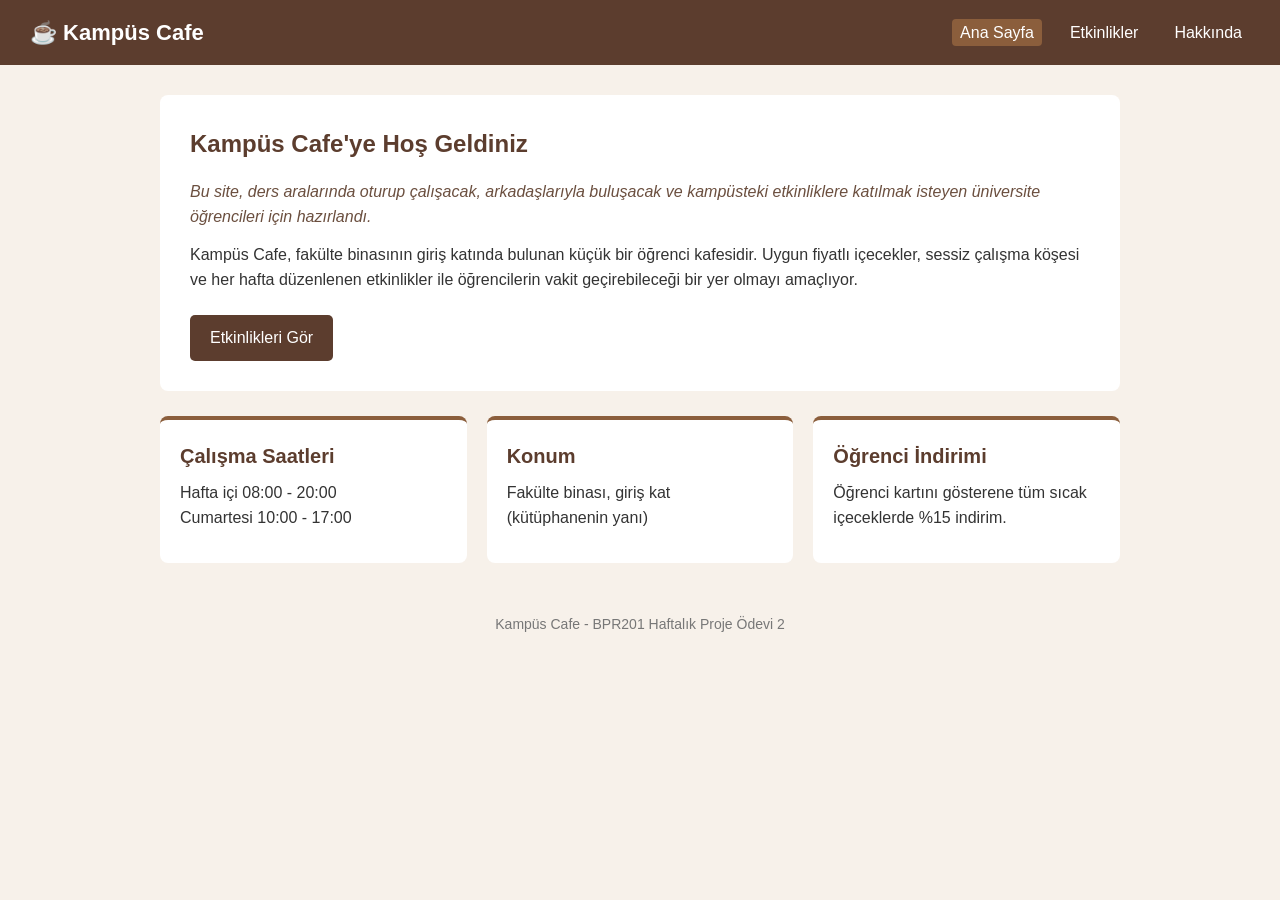
<file: 25115221004_nur_efsan_arslan/index.html>
<!DOCTYPE html>
<html lang="tr">
<head>
    <meta charset="UTF-8">
    <meta name="viewport" content="width=device-width, initial-scale=1.0">
    <title>Kampüs Cafe - Ana Sayfa</title>
    <link rel="stylesheet" href="style.css">
</head>
<body>

    <header>
        <div class="logo">☕ Kampüs Cafe</div>
        <nav>
            <ul>
                <li><a href="index.html" class="aktif">Ana Sayfa</a></li>
                <li><a href="etkinlikler.html">Etkinlikler</a></li>
                <li><a href="hakkinda.html">Hakkında</a></li>
            </ul>
        </nav>
    </header>

    <main>
        <section class="giris">
            <h1>Kampüs Cafe'ye Hoş Geldiniz</h1>
            <p class="hedef">
                Bu site, ders aralarında oturup çalışacak, arkadaşlarıyla buluşacak ve
                kampüsteki etkinliklere katılmak isteyen üniversite öğrencileri için hazırlandı.
            </p>
            <p>
                Kampüs Cafe, fakülte binasının giriş katında bulunan küçük bir öğrenci kafesidir.
                Uygun fiyatlı içecekler, sessiz çalışma köşesi ve her hafta düzenlenen etkinlikler
                ile öğrencilerin vakit geçirebileceği bir yer olmayı amaçlıyor.
            </p>
            <a href="etkinlikler.html" class="buton">Etkinlikleri Gör</a>
        </section>

        <section class="bilgi-kutulari">
            <div class="kutu">
                <h2>Çalışma Saatleri</h2>
                <p>Hafta içi 08:00 - 20:00<br>Cumartesi 10:00 - 17:00</p>
            </div>
            <div class="kutu">
                <h2>Konum</h2>
                <p>Fakülte binası, giriş kat (kütüphanenin yanı)</p>
            </div>
            <div class="kutu">
                <h2>Öğrenci İndirimi</h2>
                <p>Öğrenci kartını gösterene tüm sıcak içeceklerde %15 indirim.</p>
            </div>
        </section>
    </main>

    <footer>
        <p>Kampüs Cafe - BPR201 Haftalık Proje Ödevi 2</p>
    </footer>

</body>
</html>
</file>
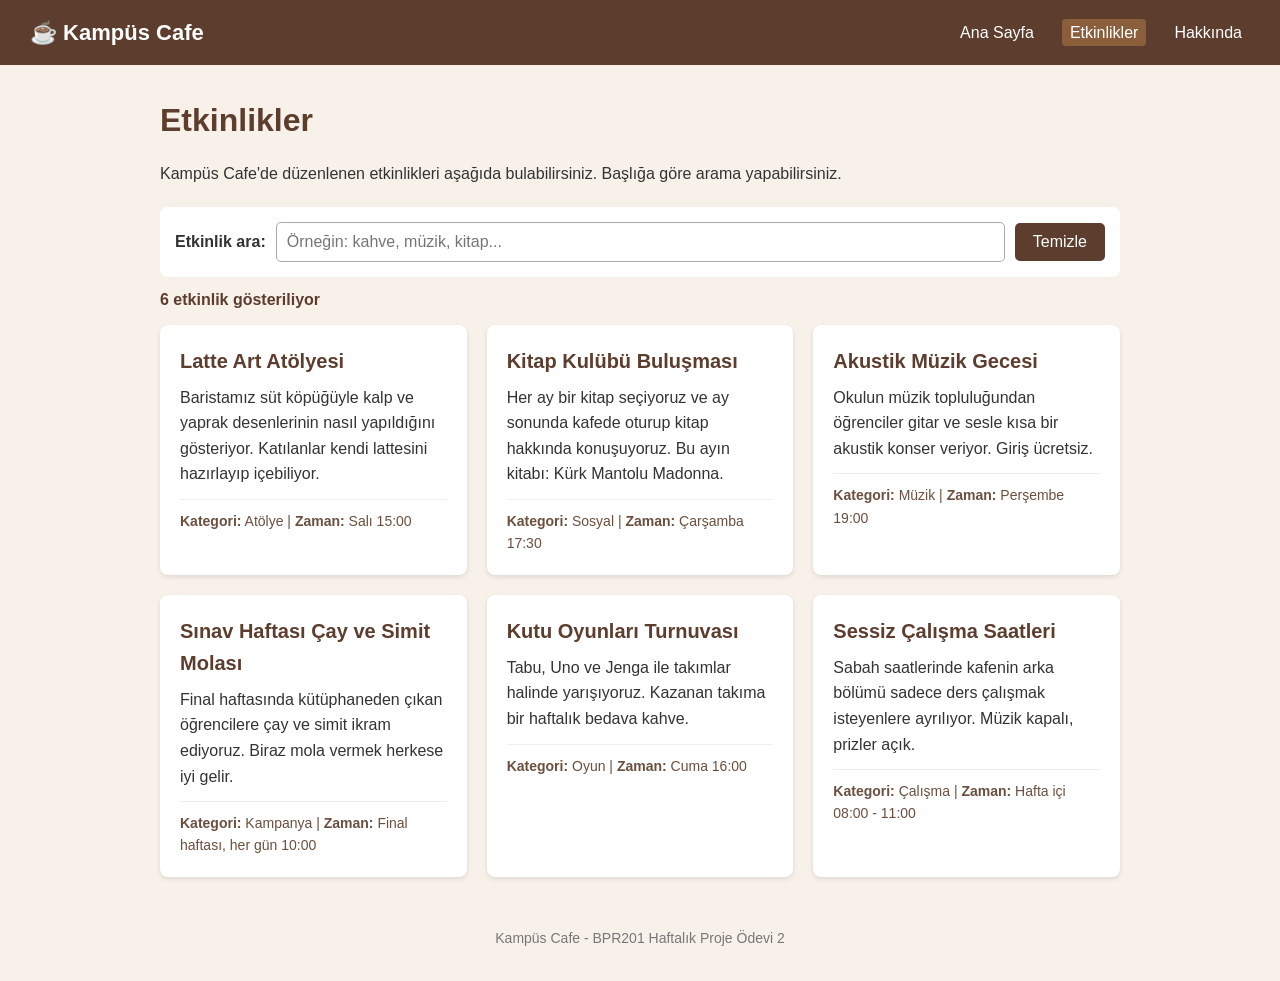
<file: 25115221004_nur_efsan_arslan/etkinlikler.html>
<!DOCTYPE html>
<html lang="tr">
<head>
    <meta charset="UTF-8">
    <meta name="viewport" content="width=device-width, initial-scale=1.0">
    <title>Kampüs Cafe - Etkinlikler</title>
    <link rel="stylesheet" href="style.css">
</head>
<body>

    <header>
        <div class="logo">☕ Kampüs Cafe</div>
        <nav>
            <ul>
                <li><a href="index.html">Ana Sayfa</a></li>
                <li><a href="etkinlikler.html" class="aktif">Etkinlikler</a></li>
                <li><a href="hakkinda.html">Hakkında</a></li>
            </ul>
        </nav>
    </header>

    <main>
        <h1>Etkinlikler</h1>
        <p>Kampüs Cafe'de düzenlenen etkinlikleri aşağıda bulabilirsiniz. Başlığa göre arama yapabilirsiniz.</p>

        <div class="arama-alani">
            <label for="arama">Etkinlik ara:</label>
            <input type="text" id="arama" placeholder="Örneğin: kahve, müzik, kitap...">
            <button type="button" id="temizle">Temizle</button>
        </div>

        <p id="sayac">6 etkinlik gösteriliyor</p>
        <p id="bos-mesaj" class="gizli">Aradığınız başlıkta bir etkinlik bulunamadı.</p>

        <div class="kartlar">
            <div class="kart">
                <h2 class="kart-baslik">Latte Art Atölyesi</h2>
                <p>Baristamız süt köpüğüyle kalp ve yaprak desenlerinin nasıl yapıldığını gösteriyor. Katılanlar kendi lattesini hazırlayıp içebiliyor.</p>
                <p class="ozel-bilgi"><strong>Kategori:</strong> Atölye | <strong>Zaman:</strong> Salı 15:00</p>
            </div>

            <div class="kart">
                <h2 class="kart-baslik">Kitap Kulübü Buluşması</h2>
                <p>Her ay bir kitap seçiyoruz ve ay sonunda kafede oturup kitap hakkında konuşuyoruz. Bu ayın kitabı: Kürk Mantolu Madonna.</p>
                <p class="ozel-bilgi"><strong>Kategori:</strong> Sosyal | <strong>Zaman:</strong> Çarşamba 17:30</p>
            </div>

            <div class="kart">
                <h2 class="kart-baslik">Akustik Müzik Gecesi</h2>
                <p>Okulun müzik topluluğundan öğrenciler gitar ve sesle kısa bir akustik konser veriyor. Giriş ücretsiz.</p>
                <p class="ozel-bilgi"><strong>Kategori:</strong> Müzik | <strong>Zaman:</strong> Perşembe 19:00</p>
            </div>

            <div class="kart">
                <h2 class="kart-baslik">Sınav Haftası Çay ve Simit Molası</h2>
                <p>Final haftasında kütüphaneden çıkan öğrencilere çay ve simit ikram ediyoruz. Biraz mola vermek herkese iyi gelir.</p>
                <p class="ozel-bilgi"><strong>Kategori:</strong> Kampanya | <strong>Zaman:</strong> Final haftası, her gün 10:00</p>
            </div>

            <div class="kart">
                <h2 class="kart-baslik">Kutu Oyunları Turnuvası</h2>
                <p>Tabu, Uno ve Jenga ile takımlar halinde yarışıyoruz. Kazanan takıma bir haftalık bedava kahve.</p>
                <p class="ozel-bilgi"><strong>Kategori:</strong> Oyun | <strong>Zaman:</strong> Cuma 16:00</p>
            </div>

            <div class="kart">
                <h2 class="kart-baslik">Sessiz Çalışma Saatleri</h2>
                <p>Sabah saatlerinde kafenin arka bölümü sadece ders çalışmak isteyenlere ayrılıyor. Müzik kapalı, prizler açık.</p>
                <p class="ozel-bilgi"><strong>Kategori:</strong> Çalışma | <strong>Zaman:</strong> Hafta içi 08:00 - 11:00</p>
            </div>
        </div>
    </main>

    <footer>
        <p>Kampüs Cafe - BPR201 Haftalık Proje Ödevi 2</p>
    </footer>

    <script src="script.js"></script>
</body>
</html>
</file>
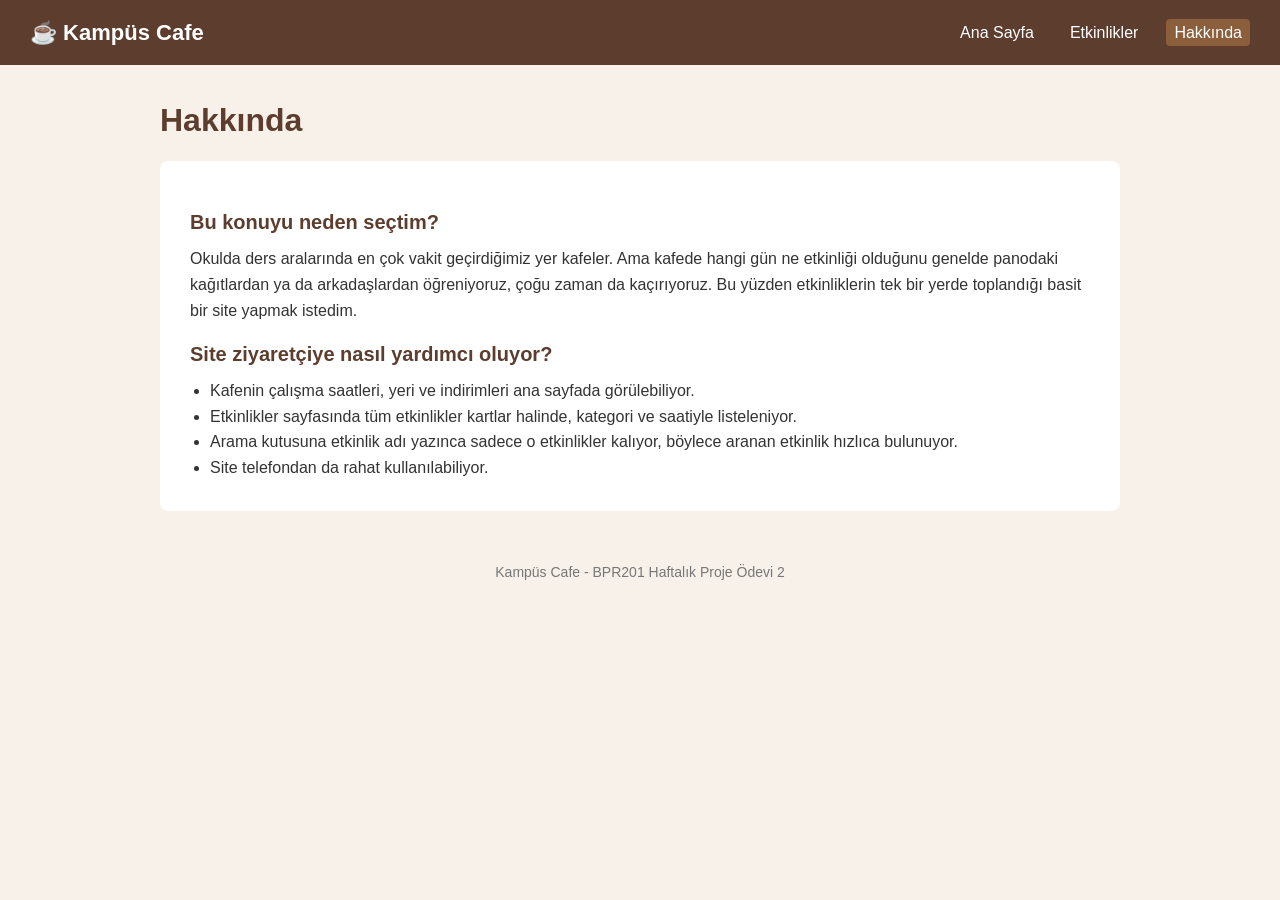
<file: 25115221004_nur_efsan_arslan/hakkinda.html>
<!DOCTYPE html>
<html lang="tr">
<head>
    <meta charset="UTF-8">
    <meta name="viewport" content="width=device-width, initial-scale=1.0">
    <title>Kampüs Cafe - Hakkında</title>
    <link rel="stylesheet" href="style.css">
</head>
<body>

    <header>
        <div class="logo">☕ Kampüs Cafe</div>
        <nav>
            <ul>
                <li><a href="index.html">Ana Sayfa</a></li>
                <li><a href="etkinlikler.html">Etkinlikler</a></li>
                <li><a href="hakkinda.html" class="aktif">Hakkında</a></li>
            </ul>
        </nav>
    </header>

    <main>
        <h1>Hakkında</h1>

        <section class="yazi">
            <h2>Bu konuyu neden seçtim?</h2>
            <p>
                Okulda ders aralarında en çok vakit geçirdiğimiz yer kafeler. Ama kafede hangi gün
                ne etkinliği olduğunu genelde panodaki kağıtlardan ya da arkadaşlardan öğreniyoruz,
                çoğu zaman da kaçırıyoruz. Bu yüzden etkinliklerin tek bir yerde toplandığı basit bir
                site yapmak istedim.
            </p>

            <h2>Site ziyaretçiye nasıl yardımcı oluyor?</h2>
            <ul>
                <li>Kafenin çalışma saatleri, yeri ve indirimleri ana sayfada görülebiliyor.</li>
                <li>Etkinlikler sayfasında tüm etkinlikler kartlar halinde, kategori ve saatiyle listeleniyor.</li>
                <li>Arama kutusuna etkinlik adı yazınca sadece o etkinlikler kalıyor, böylece aranan etkinlik hızlıca bulunuyor.</li>
                <li>Site telefondan da rahat kullanılabiliyor.</li>
            </ul>
        </section>
    </main>

    <footer>
        <p>Kampüs Cafe - BPR201 Haftalık Proje Ödevi 2</p>
    </footer>

</body>
</html>
</file>
<file: 25115221004_nur_efsan_arslan/style.css>
/* Genel ayarlar */
* {
    box-sizing: border-box;
    margin: 0;
    padding: 0;
}

body {
    font-family: Arial, Helvetica, sans-serif;
    background-color: #f7f1ea;
    color: #333;
    line-height: 1.6;
}

/* Üst kısım ve menü */
header {
    background-color: #5c3d2e;
    color: white;
    padding: 15px 30px;
    display: flex;
    justify-content: space-between;
    align-items: center;
    flex-wrap: wrap;
    gap: 10px;
}

.logo {
    font-size: 22px;
    font-weight: bold;
}

nav ul {
    list-style: none;
    display: flex;
    gap: 20px;
}

nav a {
    color: white;
    text-decoration: none;
    padding: 5px 8px;
    border-radius: 4px;
}

nav a:hover,
nav a.aktif {
    background-color: #8b5e3c;
}

/* Klavye ile gezerken nerede olduğumuz görünsün */
a:focus,
input:focus,
button:focus {
    outline: 3px solid #e0a458;
    outline-offset: 2px;
}

main {
    max-width: 1000px;
    margin: 0 auto;
    padding: 30px 20px;
}

h1 {
    color: #5c3d2e;
    margin-bottom: 15px;
}

h2 {
    color: #5c3d2e;
    font-size: 20px;
    margin-bottom: 8px;
}

p {
    margin-bottom: 12px;
}

/* Ana sayfa */
.giris {
    background-color: white;
    padding: 30px;
    border-radius: 8px;
    margin-bottom: 25px;
}

.hedef {
    font-style: italic;
    color: #6b4f3f;
}

.buton {
    display: inline-block;
    background-color: #5c3d2e;
    color: white;
    padding: 10px 20px;
    border-radius: 5px;
    text-decoration: none;
    margin-top: 10px;
}

.buton:hover {
    background-color: #8b5e3c;
}

.bilgi-kutulari {
    display: grid;
    grid-template-columns: repeat(3, 1fr);
    gap: 20px;
}

.kutu {
    background-color: white;
    padding: 20px;
    border-radius: 8px;
    border-top: 4px solid #8b5e3c;
}

/* Arama alanı */
.arama-alani {
    background-color: white;
    padding: 15px;
    border-radius: 8px;
    margin: 20px 0 10px 0;
    display: flex;
    flex-wrap: wrap;
    align-items: center;
    gap: 10px;
}

.arama-alani label {
    font-weight: bold;
}

.arama-alani input {
    flex: 1;
    min-width: 0;
    padding: 10px;
    font-size: 16px;
    border: 1px solid #aaa;
    border-radius: 5px;
}

.arama-alani button {
    padding: 10px 18px;
    font-size: 16px;
    background-color: #5c3d2e;
    color: white;
    border: none;
    border-radius: 5px;
    cursor: pointer;
}

.arama-alani button:hover {
    background-color: #8b5e3c;
}

#sayac {
    font-weight: bold;
    color: #5c3d2e;
}

#bos-mesaj {
    background-color: #fde2e2;
    color: #8a1f1f;
    padding: 12px;
    border-radius: 5px;
}

.gizli {
    display: none;
}

/* Kartlar */
.kartlar {
    display: grid;
    grid-template-columns: repeat(auto-fill, minmax(280px, 1fr));
    gap: 20px;
}

.kart {
    background-color: white;
    padding: 20px;
    border-radius: 8px;
    box-shadow: 0 2px 5px rgba(0, 0, 0, 0.1);
}

.ozel-bilgi {
    font-size: 14px;
    color: #6b4f3f;
    border-top: 1px solid #eee;
    padding-top: 10px;
    margin-bottom: 0;
}

/* Hakkında sayfası */
.yazi {
    background-color: white;
    padding: 30px;
    border-radius: 8px;
}

.yazi ul {
    margin-left: 20px;
}

.yazi h2 {
    margin-top: 15px;
}

footer {
    text-align: center;
    padding: 20px;
    color: #777;
    font-size: 14px;
}

/* Telefon görünümü */
@media (max-width: 600px) {
    header {
        flex-direction: column;
        padding: 15px;
    }

    nav ul {
        gap: 8px;
        flex-wrap: wrap;
        justify-content: center;
    }

    .bilgi-kutulari {
        grid-template-columns: 1fr;
    }

    .kartlar {
        grid-template-columns: 1fr;
    }

    .giris,
    .yazi {
        padding: 20px;
    }

    .arama-alani input {
        flex-basis: 100%;
    }
}
</file>
